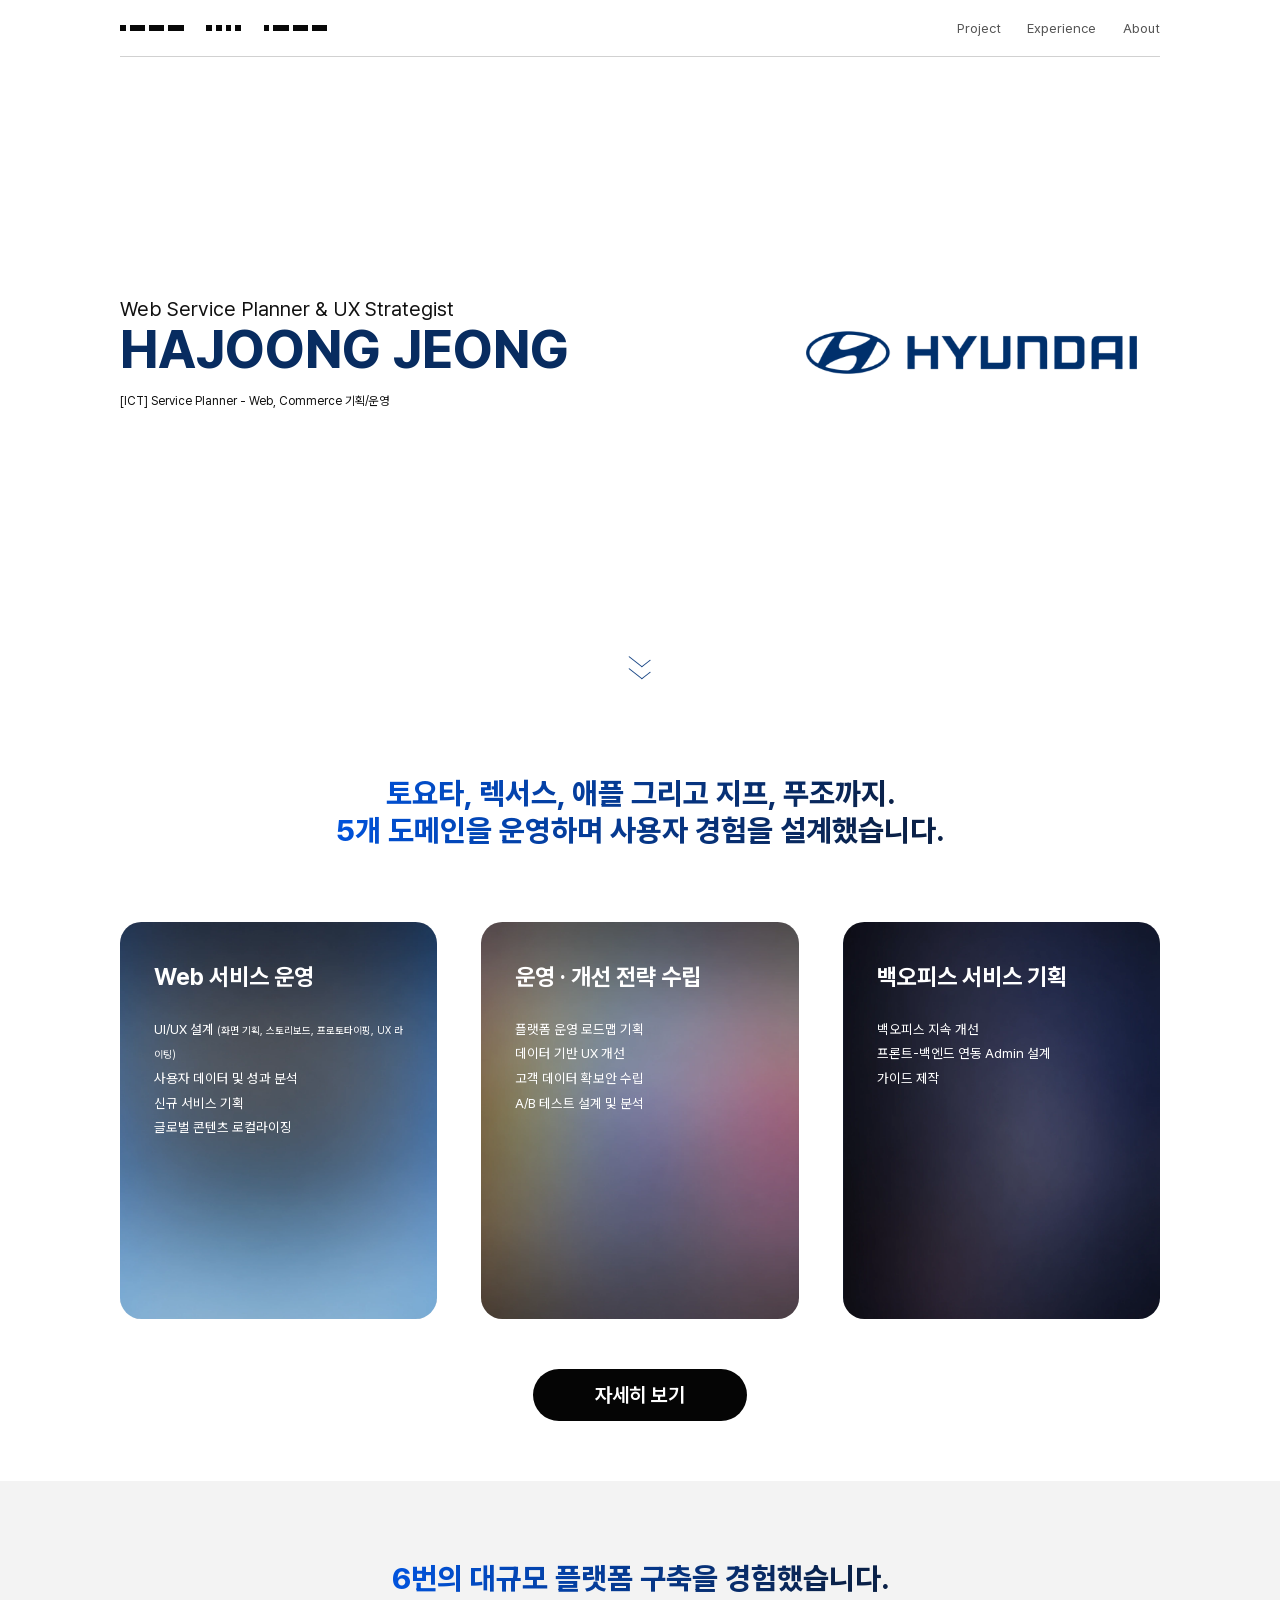
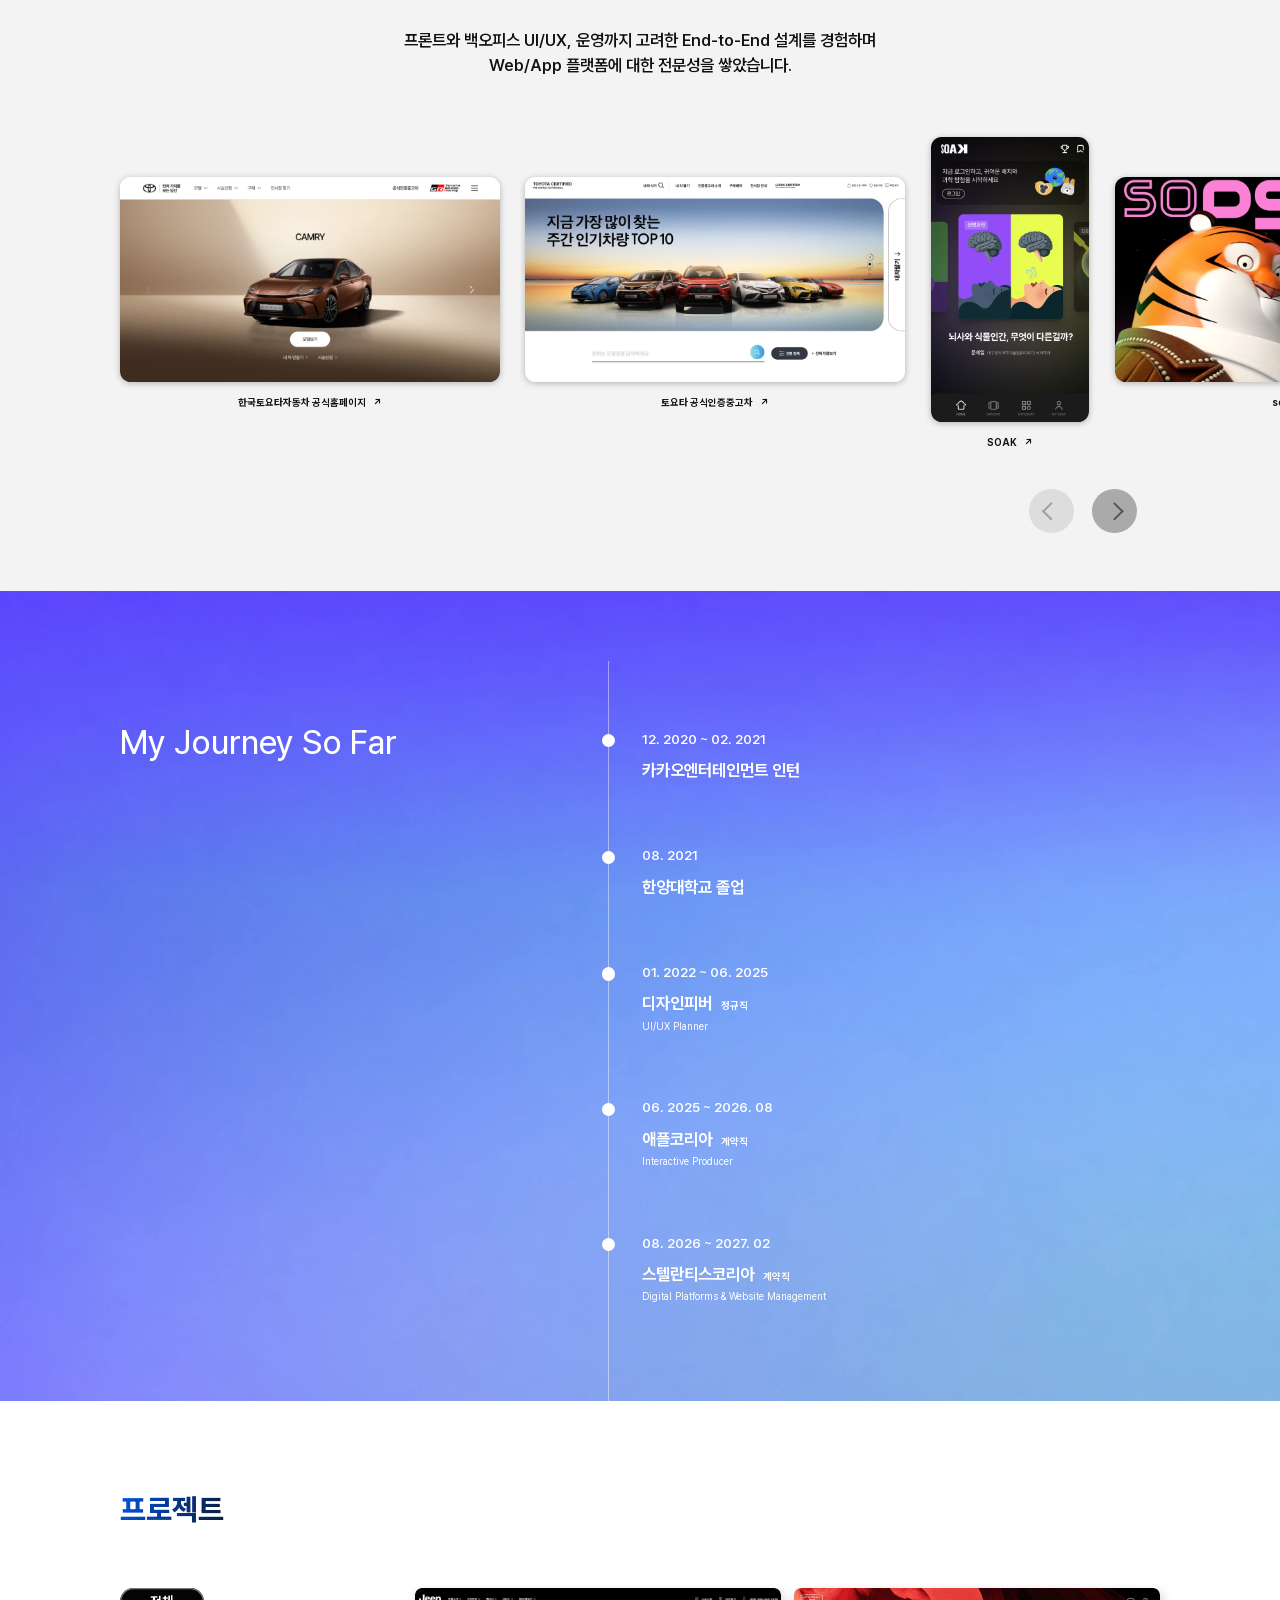
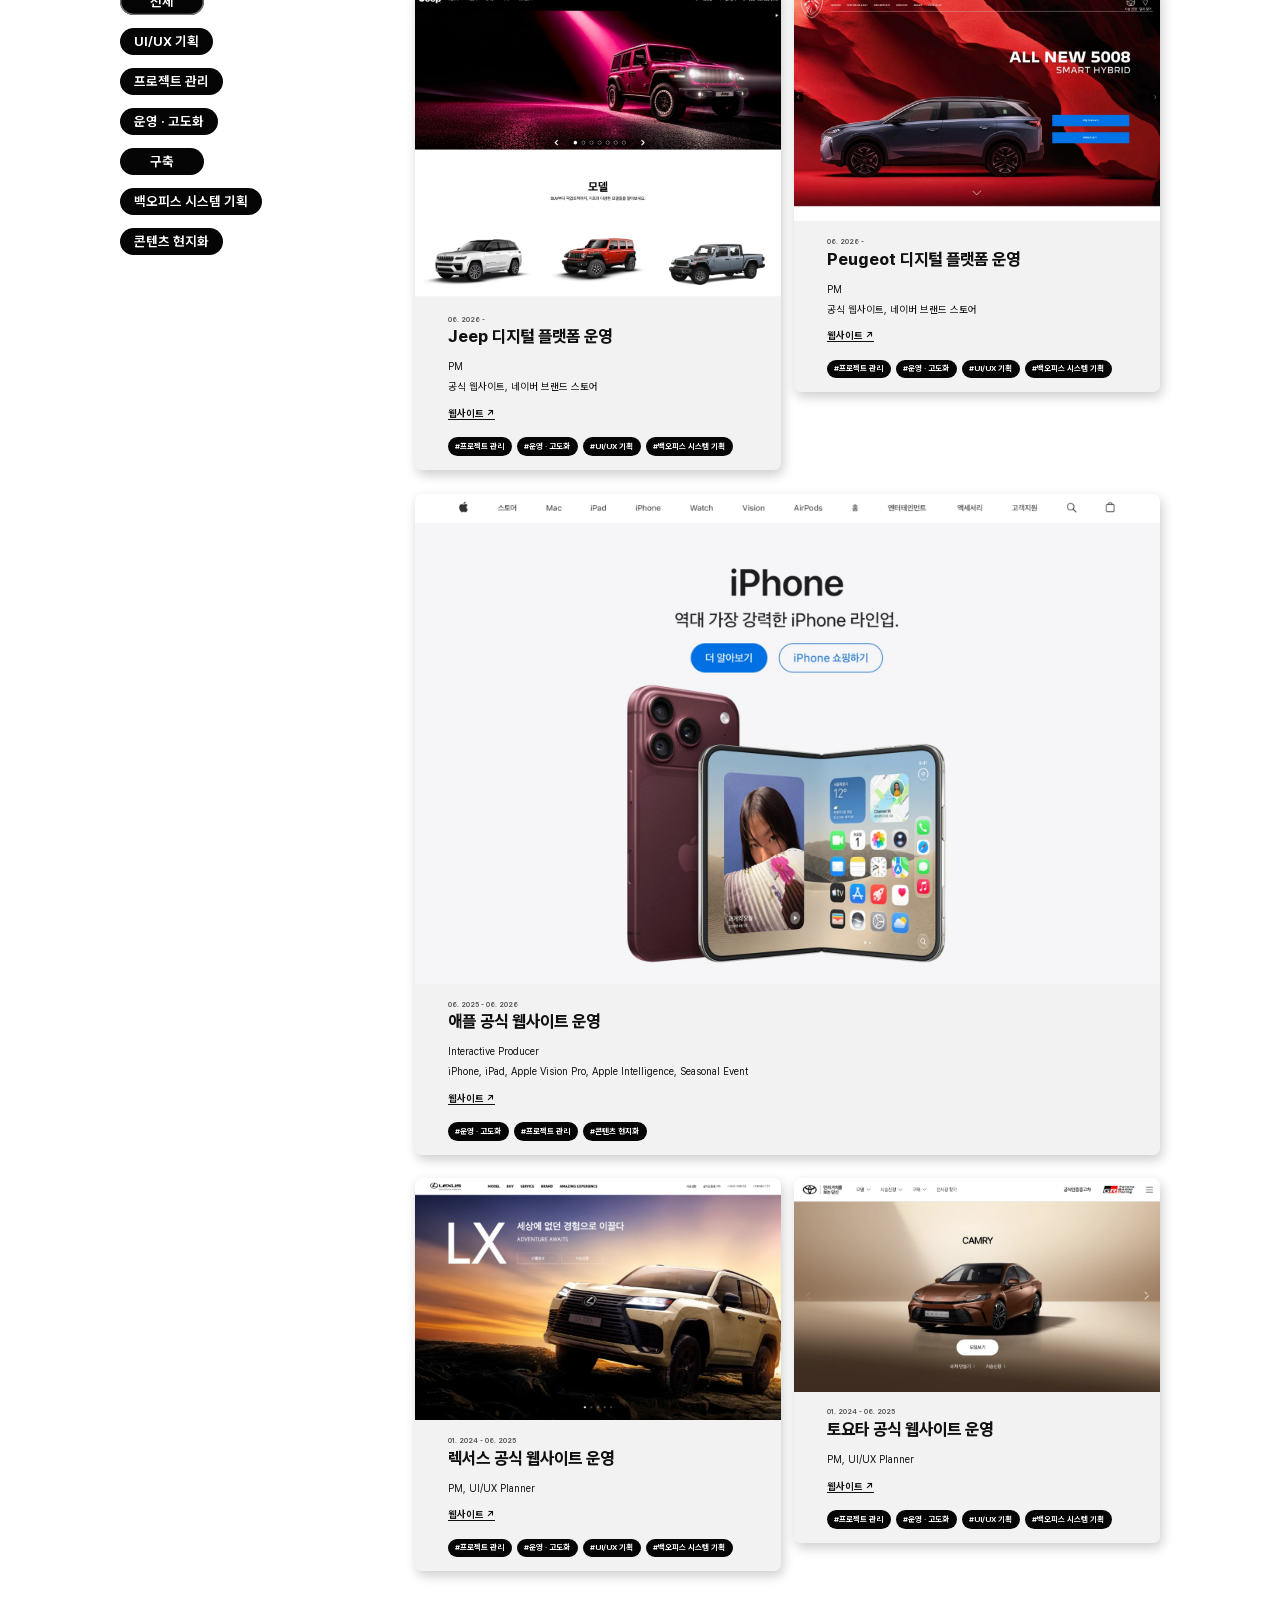
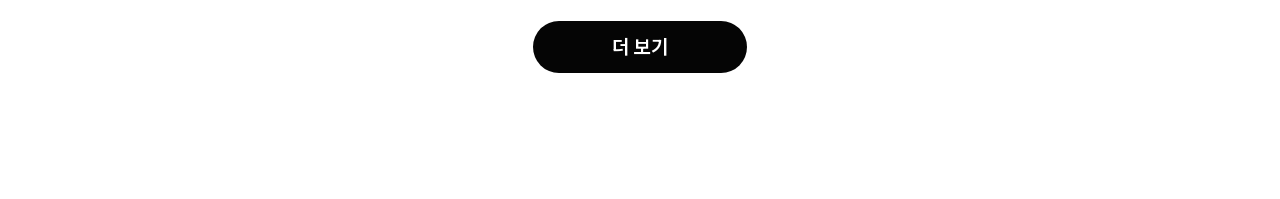
<file: index.html>
<!doctype html>
<html lang="ko">
<head>
  <meta charset="utf-8">
  <meta name="viewport" content="width=device-width, initial-scale=1">
  <meta name="description" content="HAJOONG JEONG · Web Service Planner & UX Strategist">
  <title>HAJOONG JEONG | Portfolio</title>
  <link rel="stylesheet" href="style.css">
  <script src="script.js" defer></script>
</head>
<body id="top">
  <header class="shell header">
    <a class="home" href="#top" aria-label="정하중 포트폴리오 홈">
      <span class="morse" aria-hidden="true"><i></i><i></i><i></i><i></i></span>
      <span class="morse" aria-hidden="true"><i></i><i></i><i></i><i></i></span>
      <span class="morse" aria-hidden="true"><i></i><i></i><i></i><i></i></span>
    </a>
    <nav aria-label="주 메뉴">
      <span>Project</span><span>Experience</span><a href="about.html" style="color: inherit; text-decoration: none">About</a>
    </nav>
  </header>

  <main>
    <section class="shell hero" aria-labelledby="name">
      <div class="hero-content">
        <div>
          <p class="role">Web Service Planner &amp; UX Strategist</p>
          <h1 id="name">HAJOONG JEONG</h1>
          <p class="position">[ICT] Service Planner - Web, Commerce 기획/운영</p>
        </div>
        <img class="target-logo" src="assets/hyundai.png" alt="HYUNDAI" width="958" height="126">
      </div>
      <div class="scroll-cue" aria-hidden="true"><i></i><i></i></div>
    </section>

    <section class="skills" aria-labelledby="skills-title">
      <h2 class="gradient-title" id="skills-title">토요타, 렉서스, 애플 그리고 지프, 푸조까지.<br>5개 도메인을 운영하며 사용자 경험을 설계했습니다.</h2>
      <div class="shell skill-track" aria-label="역량 카드" tabindex="0">
        <article class="skill service">
          <h3>Web 서비스 운영</h3>
          <ul>
            <li>UI/UX 설계 <small>(화면 기획, 스토리보드, 프로토타이핑, UX 라이팅)</small></li>
            <li>사용자 데이터 및 성과 분석</li>
            <li>신규 서비스 기획</li>
            <li>글로벌 콘텐츠 로컬라이징</li>
          </ul>
        </article>
        <article class="skill strategy">
          <h3>운영 · 개선 전략 수립</h3>
          <ul>
            <li>플랫폼 운영 로드맵 기획</li>
            <li>데이터 기반 UX 개선</li>
            <li>고객 데이터 확보안 수립</li>
            <li>A/B 테스트 설계 및 분석</li>
          </ul>
        </article>
        <article class="skill admin">
          <h3>백오피스 서비스 기획</h3>
          <ul>
            <li>백오피스 지속 개선</li>
            <li>프론트-백엔드 연동 Admin 설계</li>
            <li>가이드 제작</li>
          </ul>
        </article>
      </div>
      <button class="pill section-button" type="button" disabled>자세히 보기</button>
    </section>

    <section class="featured" aria-labelledby="featured-title">
      <h2 class="gradient-title" id="featured-title">6번의 대규모 플랫폼 구축을 경험했습니다.</h2>
      <p class="featured-copy">프론트와 백오피스 UI/UX, 운영까지 고려한 End-to-End 설계를 경험하며<br>Web/App 플랫폼에 대한 전문성을 쌓았습니다.</p>
      <div class="featured-track" id="featured-track" aria-label="대표 프로젝트 슬라이더" tabindex="0">
        <figure><img src="assets/toyota.webp" alt="토요타 공식 홈페이지"><figcaption>한국토요타자동차 공식홈페이지 <span aria-hidden="true">↗</span></figcaption></figure>
        <figure><img src="assets/toyota-certified.webp" alt="토요타 공식인증중고차"><figcaption>토요타 공식인증중고차 <span aria-hidden="true">↗</span></figcaption></figure>
        <figure class="portrait"><img src="assets/soak.webp" alt="SOAK 모바일 화면"><figcaption>SOAK <span aria-hidden="true">↗</span></figcaption></figure>
        <figure><img src="assets/sopsyety.webp" alt="soPSYety 웹사이트"><figcaption>soPSYety <span aria-hidden="true">↗</span></figcaption></figure>
        <figure><img src="assets/zigbang.webp" alt="직방 기업 사이트"><figcaption>직방 <span aria-hidden="true">↗</span></figcaption></figure>
        <figure><img src="assets/designfever.webp" alt="디자인피버 채용 사이트"><figcaption>디자인피버 채용 <span aria-hidden="true">↗</span></figcaption></figure>
      </div>
      <div class="shell slide-controls">
        <button id="previous" type="button" aria-controls="featured-track" aria-label="이전 프로젝트" disabled><i aria-hidden="true"></i></button>
        <button id="next" type="button" aria-controls="featured-track" aria-label="다음 프로젝트"><i aria-hidden="true"></i></button>
      </div>
    </section>

    <section class="journey" aria-labelledby="journey-title">
      <div class="shell journey-layout">
        <h2 id="journey-title">My Journey So Far</h2>
        <ol class="timeline">
          <li><p>12. 2020 ~ 02. 2021</p><h3>카카오엔터테인먼트 인턴</h3></li>
          <li><p>08. 2021</p><h3>한양대학교 졸업</h3></li>
          <li><p>01. 2022 ~ 06. 2025</p><h3>디자인피버 <small>정규직</small></h3><span>UI/UX Planner</span></li>
          <li><p>06. 2025 ~ 2026. 08</p><h3>애플코리아 <small>계약직</small></h3><span>Interactive Producer</span></li>
          <li><p>08. 2026 ~ 2027. 02</p><h3>스텔란티스코리아 <small>계약직</small></h3><span>Digital Platforms &amp; Website Management</span></li>
        </ol>
      </div>
    </section>

    <section class="shell projects" aria-labelledby="projects-title">
      <h2 class="gradient-title" id="projects-title">프로젝트</h2>
      <div class="project-layout">
        <div class="filters" id="filters" role="group" aria-label="프로젝트 카테고리"></div>
        <div id="project-list" class="project-list"></div>
      </div>
      <button class="pill section-button" id="more" type="button" aria-controls="project-list" aria-expanded="false">더 보기</button>
    </section>
  </main>
</body>
</html>
</file>
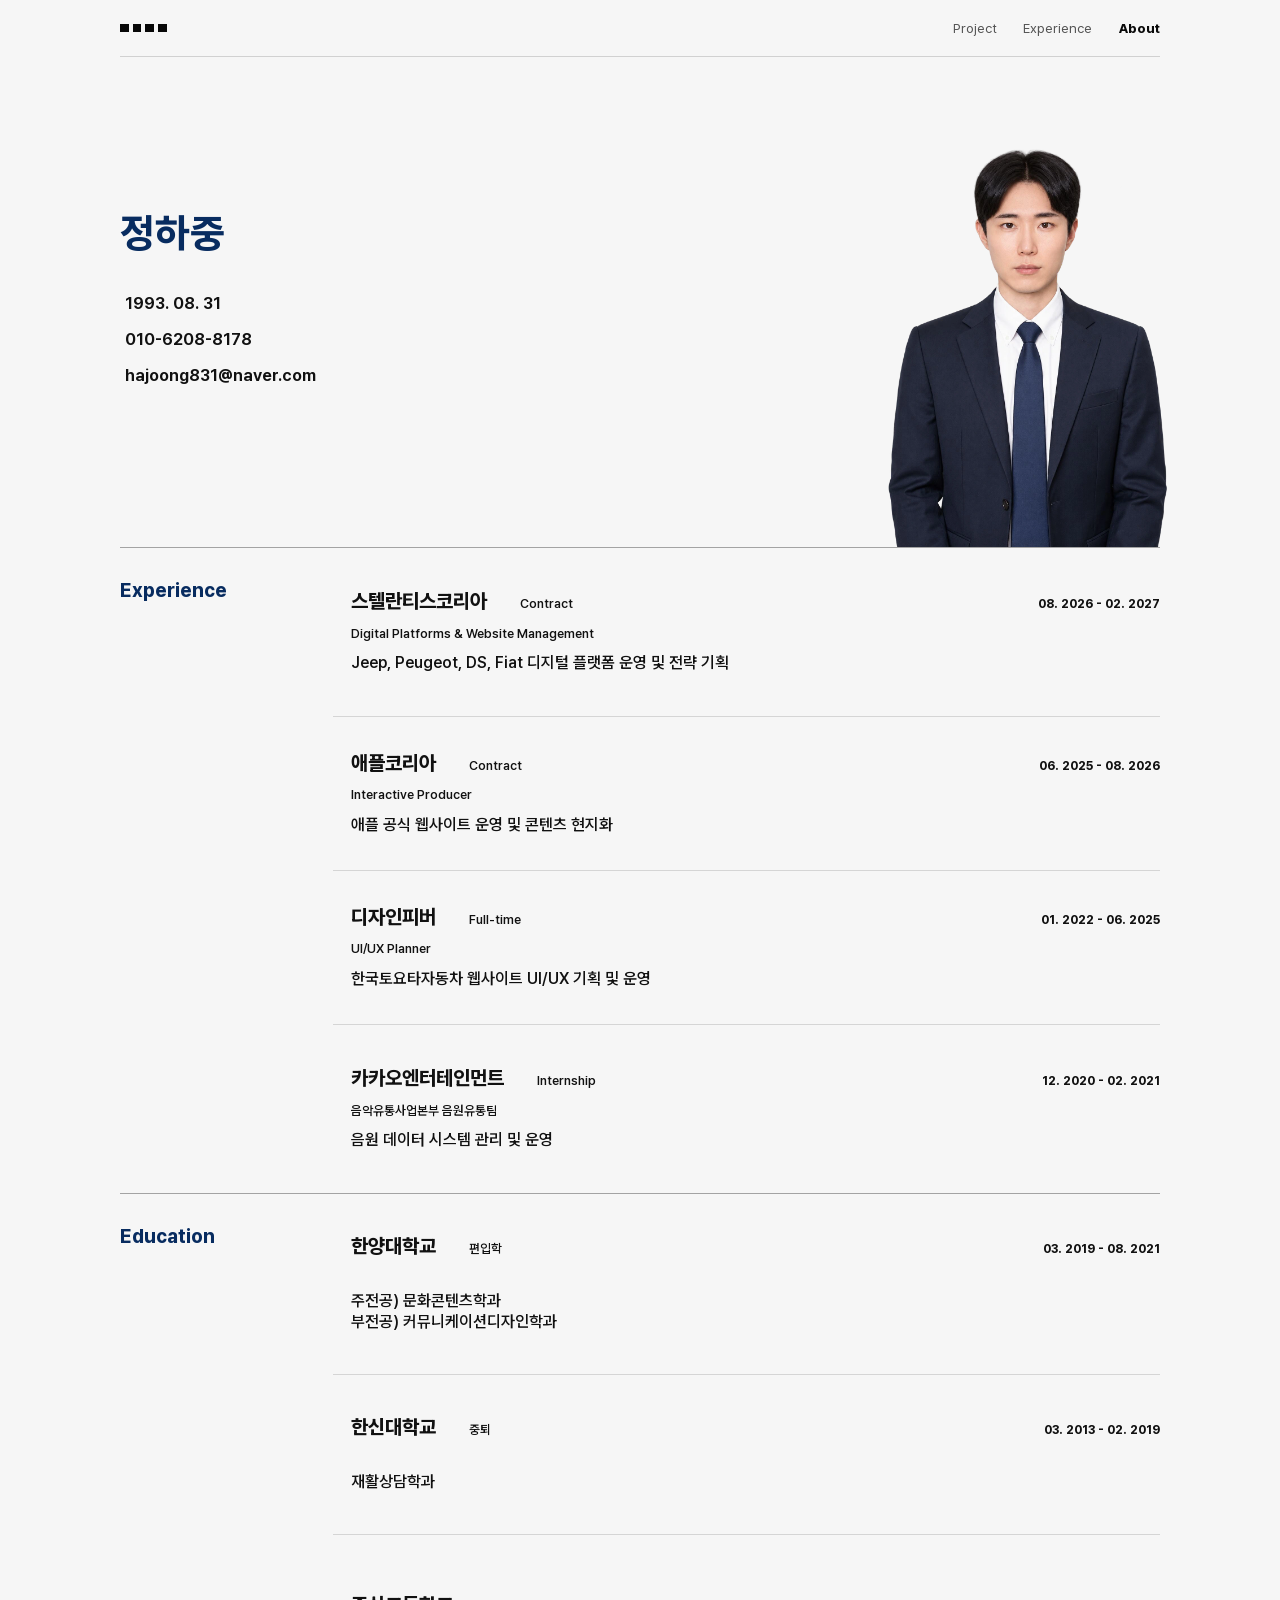
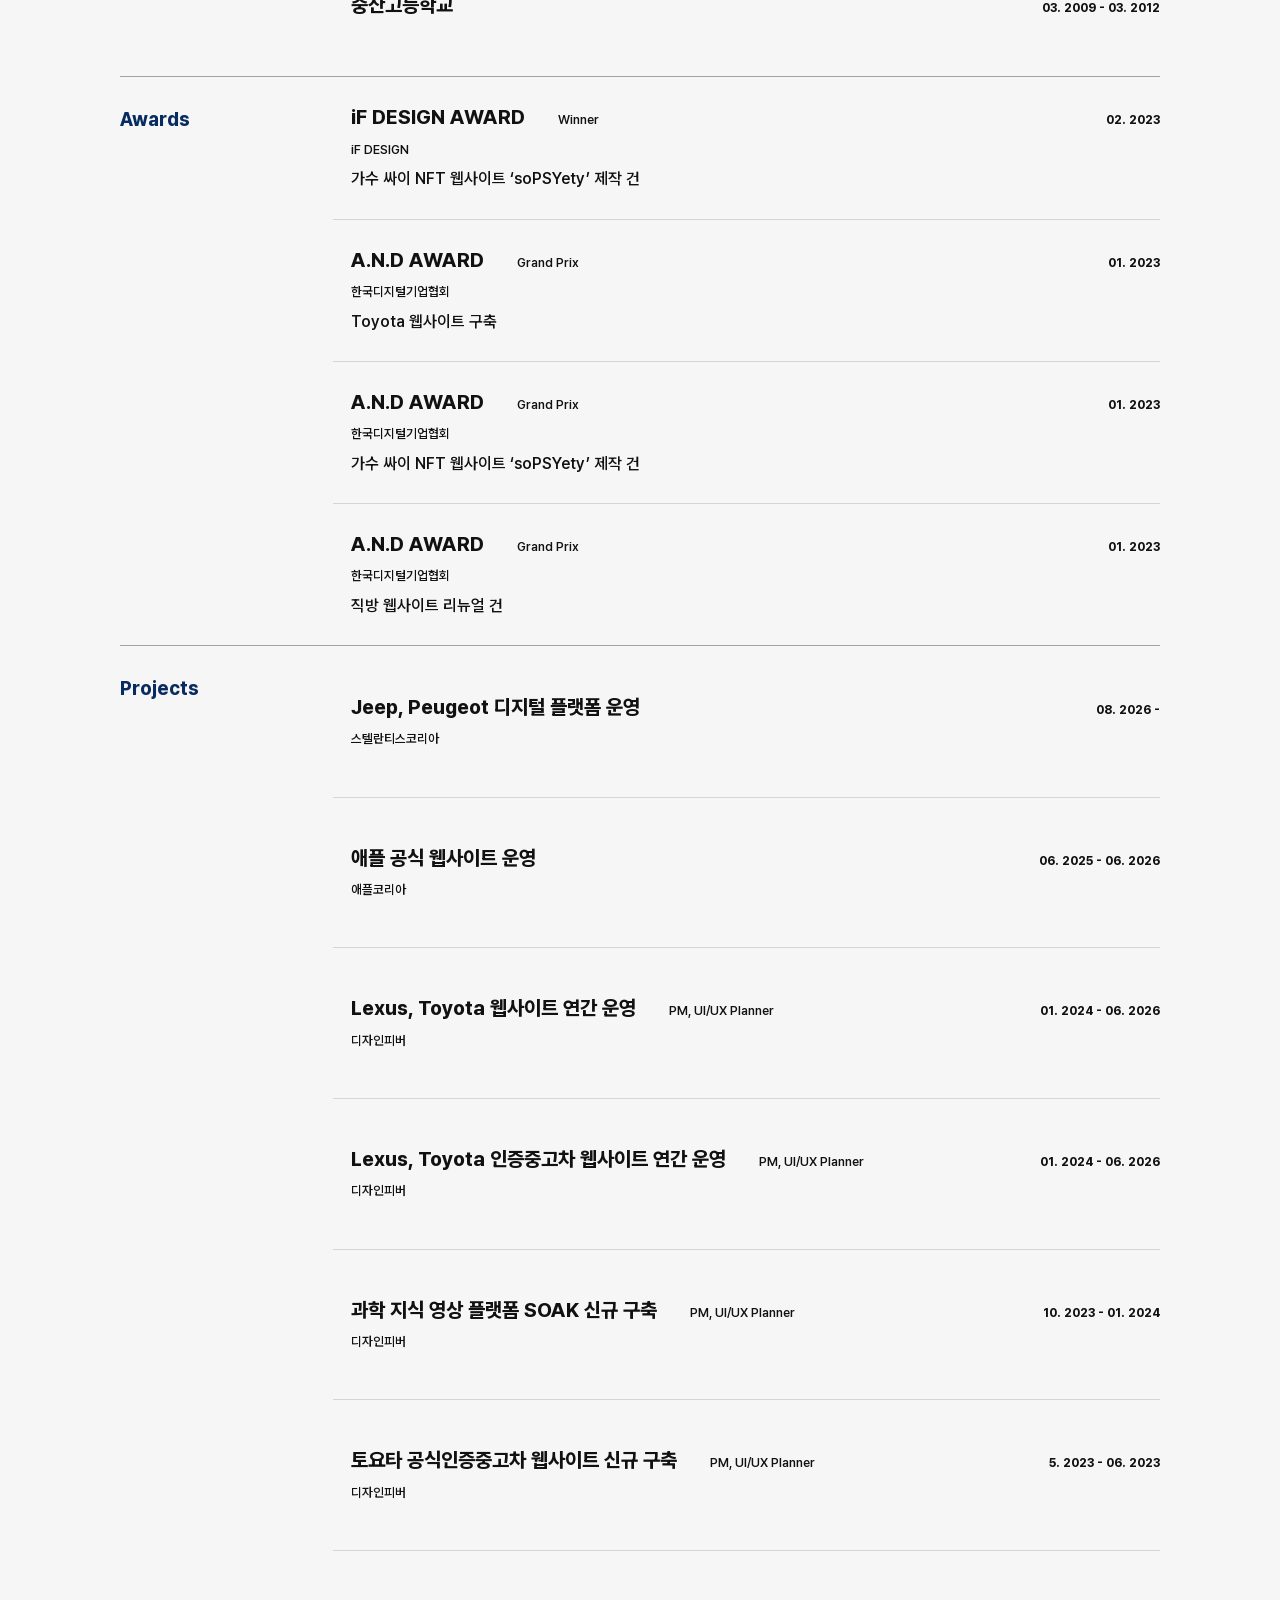
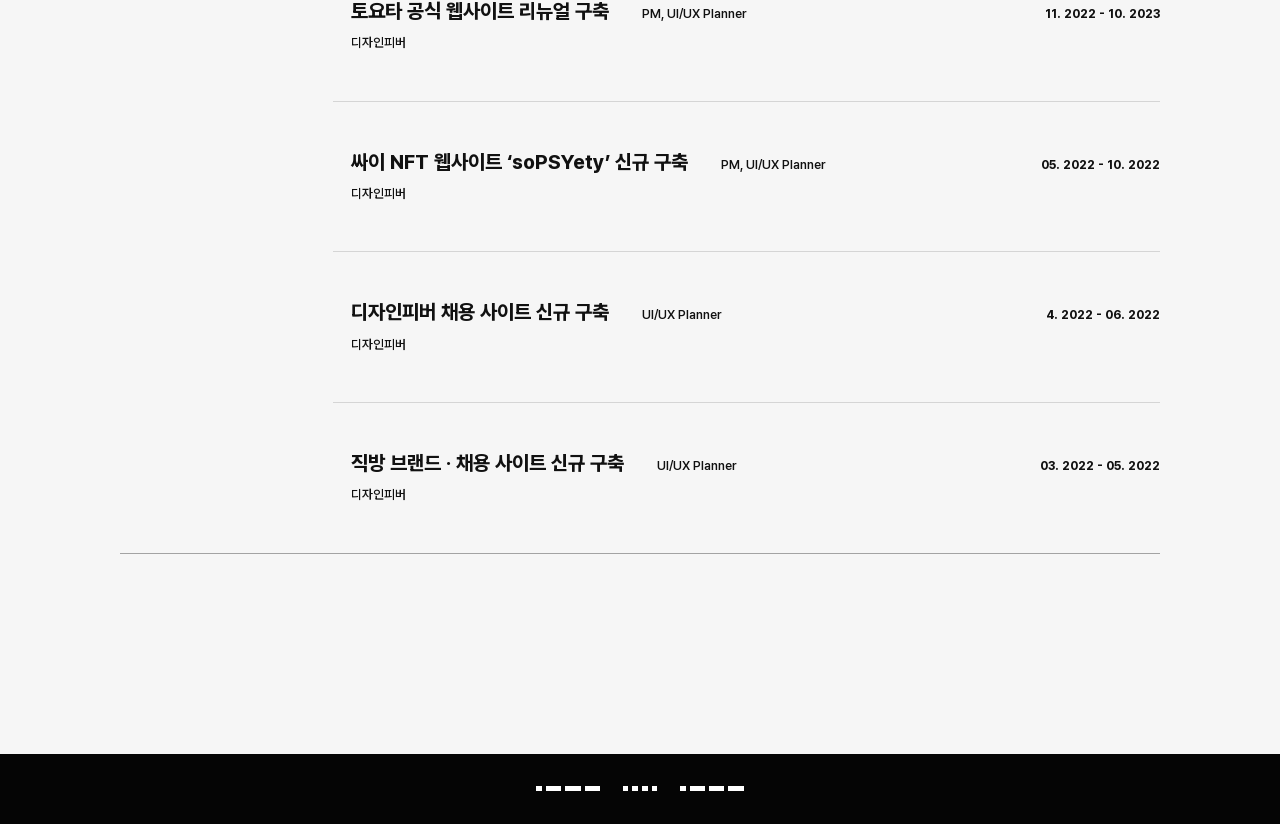
<file: about.html>
<!doctype html>
<html lang="ko">
<head>
  <meta charset="utf-8">
  <meta name="viewport" content="width=device-width, initial-scale=1">
  <title>About | HAJOONG JEONG</title>
  <link rel="stylesheet" href="style.css">
  <link rel="stylesheet" href="about.css">
</head>
<body class="about-page">
  <header class="shell header">
    <a class="home about-home" href="index.html#top" aria-label="정하중 포트폴리오 홈">
      <span class="morse" aria-hidden="true"><i></i><i></i><i></i><i></i></span>
    </a>
    <nav aria-label="주 메뉴">
      <span>Project</span><span>Experience</span><a href="about.html" aria-current="page">About</a>
    </nav>
  </header>
  <main class="shell about-main">
    <section class="about-profile" aria-labelledby="about-name">
      <div class="about-contact">
        <h1 id="about-name">정하중</h1>
        <ul>
          <li>1993. 08. 31</li>
          <li><a href="tel:+821062088178">010-6208-8178</a></li>
          <li><a href="mailto:hajoong831@naver.com">hajoong831@naver.com</a></li>
        </ul>
      </div>
      <img src="assets/about-portrait.webp" width="1024" height="1536" alt="정하중 프로필 사진">
    </section>
    <section class="resume-section resume-experience" aria-labelledby="resume-experience">
      <h2 id="resume-experience">Experience</h2>
      <ul class="resume-list">
        <li class="resume-entry">
          <div class="resume-entry-heading">
            <h3>스텔란티스코리아</h3>
            <span class="resume-label">Contract</span>
          </div>
          <p class="resume-date">08. 2026 - 02. 2027</p>
          <p class="resume-role">Digital Platforms &amp; Website Management</p>
          <p class="resume-description">Jeep, Peugeot, DS, Fiat 디지털 플랫폼 운영 및 전략 기획</p>
        </li>
        <li class="resume-entry">
          <div class="resume-entry-heading">
            <h3>애플코리아</h3>
            <span class="resume-label">Contract</span>
          </div>
          <p class="resume-date">06. 2025 - 08. 2026</p>
          <p class="resume-role">Interactive Producer</p>
          <p class="resume-description">애플 공식 웹사이트 운영 및 콘텐츠 현지화</p>
        </li>
        <li class="resume-entry">
          <div class="resume-entry-heading">
            <h3>디자인피버</h3>
            <span class="resume-label">Full-time</span>
          </div>
          <p class="resume-date">01. 2022 - 06. 2025</p>
          <p class="resume-role">UI/UX Planner</p>
          <p class="resume-description">한국토요타자동차 웹사이트 UI/UX 기획 및 운영</p>
        </li>
        <li class="resume-entry">
          <div class="resume-entry-heading">
            <h3>카카오엔터테인먼트</h3>
            <span class="resume-label">Internship</span>
          </div>
          <p class="resume-date">12. 2020 - 02. 2021</p>
          <p class="resume-role">음악유통사업본부 음원유통팀</p>
          <p class="resume-description">음원 데이터 시스템 관리 및 운영</p>
        </li>
      </ul>
    </section>
    <section class="resume-section resume-education" aria-labelledby="resume-education">
      <h2 id="resume-education">Education</h2>
      <ul class="resume-list">
        <li class="resume-entry">
          <div class="resume-entry-heading">
            <h3>한양대학교</h3>
            <span class="resume-label">편입학</span>
          </div>
          <p class="resume-date">03. 2019 - 08. 2021</p>
          <p class="resume-description">주전공) 문화콘텐츠학과<br>부전공) 커뮤니케이션디자인학과</p>
        </li>
        <li class="resume-entry">
          <div class="resume-entry-heading">
            <h3>한신대학교</h3>
            <span class="resume-label">중퇴</span>
          </div>
          <p class="resume-date">03. 2013 - 02. 2019</p>
          <p class="resume-description">재활상담학과</p>
        </li>
        <li class="resume-entry">
          <div class="resume-entry-heading">
            <h3>중산고등학교</h3>
          </div>
          <p class="resume-date">03. 2009 - 03. 2012</p>
        </li>
      </ul>
    </section>
    <section class="resume-section resume-awards" aria-labelledby="resume-awards">
      <h2 id="resume-awards">Awards</h2>
      <ul class="resume-list">
        <li class="resume-entry">
          <div class="resume-entry-heading">
            <h3>iF DESIGN AWARD</h3>
            <span class="resume-label">Winner</span>
          </div>
          <p class="resume-date">02. 2023</p>
          <p class="resume-role">iF DESIGN</p>
          <p class="resume-description">가수 싸이 NFT 웹사이트 ‘soPSYety’ 제작 건</p>
        </li>
        <li class="resume-entry">
          <div class="resume-entry-heading">
            <h3>A.N.D AWARD</h3>
            <span class="resume-label">Grand Prix</span>
          </div>
          <p class="resume-date">01. 2023</p>
          <p class="resume-role">한국디지털기업협회</p>
          <p class="resume-description">Toyota 웹사이트 구축</p>
        </li>
        <li class="resume-entry">
          <div class="resume-entry-heading">
            <h3>A.N.D AWARD</h3>
            <span class="resume-label">Grand Prix</span>
          </div>
          <p class="resume-date">01. 2023</p>
          <p class="resume-role">한국디지털기업협회</p>
          <p class="resume-description">가수 싸이 NFT 웹사이트 ‘soPSYety’ 제작 건</p>
        </li>
        <li class="resume-entry">
          <div class="resume-entry-heading">
            <h3>A.N.D AWARD</h3>
            <span class="resume-label">Grand Prix</span>
          </div>
          <p class="resume-date">01. 2023</p>
          <p class="resume-role">한국디지털기업협회</p>
          <p class="resume-description">직방 웹사이트 리뉴얼 건</p>
        </li>
      </ul>
    </section>
    <section class="resume-section resume-projects" aria-labelledby="resume-projects">
      <h2 id="resume-projects">Projects</h2>
      <ul class="resume-list">
        <li class="resume-entry">
          <div class="resume-entry-heading">
            <h3>Jeep, Peugeot 디지털 플랫폼 운영</h3>
          </div>
          <p class="resume-date">08. 2026 -</p>
          <p class="resume-role">스텔란티스코리아</p>
        </li>
        <li class="resume-entry">
          <div class="resume-entry-heading">
            <h3>애플 공식 웹사이트 운영</h3>
          </div>
          <p class="resume-date">06. 2025 - 06. 2026</p>
          <p class="resume-role">애플코리아</p>
        </li>
        <li class="resume-entry">
          <div class="resume-entry-heading">
            <h3>Lexus, Toyota 웹사이트 연간 운영</h3>
            <span class="resume-label">PM, UI/UX Planner</span>
          </div>
          <p class="resume-date">01. 2024 - 06. 2026</p>
          <p class="resume-role">디자인피버</p>
        </li>
        <li class="resume-entry">
          <div class="resume-entry-heading">
            <h3>Lexus, Toyota 인증중고차 웹사이트 연간 운영</h3>
            <span class="resume-label">PM, UI/UX Planner</span>
          </div>
          <p class="resume-date">01. 2024 - 06. 2026</p>
          <p class="resume-role">디자인피버</p>
        </li>
        <li class="resume-entry">
          <div class="resume-entry-heading">
            <h3>과학 지식 영상 플랫폼 SOAK 신규 구축</h3>
            <span class="resume-label">PM, UI/UX Planner</span>
          </div>
          <p class="resume-date">10. 2023 - 01. 2024</p>
          <p class="resume-role">디자인피버</p>
        </li>
        <li class="resume-entry">
          <div class="resume-entry-heading">
            <h3>토요타 공식인증중고차 웹사이트 신규 구축</h3>
            <span class="resume-label">PM, UI/UX Planner</span>
          </div>
          <p class="resume-date">5. 2023 - 06. 2023</p>
          <p class="resume-role">디자인피버</p>
        </li>
        <li class="resume-entry">
          <div class="resume-entry-heading">
            <h3>토요타 공식 웹사이트 리뉴얼 구축</h3>
            <span class="resume-label">PM, UI/UX Planner</span>
          </div>
          <p class="resume-date">11. 2022 - 10. 2023</p>
          <p class="resume-role">디자인피버</p>
        </li>
        <li class="resume-entry">
          <div class="resume-entry-heading">
            <h3>싸이 NFT 웹사이트 ‘soPSYety’ 신규 구축</h3>
            <span class="resume-label">PM, UI/UX Planner</span>
          </div>
          <p class="resume-date">05. 2022 - 10. 2022</p>
          <p class="resume-role">디자인피버</p>
        </li>
        <li class="resume-entry">
          <div class="resume-entry-heading">
            <h3>디자인피버 채용 사이트 신규 구축</h3>
            <span class="resume-label">UI/UX Planner</span>
          </div>
          <p class="resume-date">4. 2022 - 06. 2022</p>
          <p class="resume-role">디자인피버</p>
        </li>
        <li class="resume-entry">
          <div class="resume-entry-heading">
            <h3>직방 브랜드 · 채용 사이트 신규 구축</h3>
            <span class="resume-label">UI/UX Planner</span>
          </div>
          <p class="resume-date">03. 2022 - 05. 2022</p>
          <p class="resume-role">디자인피버</p>
        </li>
      </ul>
    </section>
  </main>
  <footer class="about-footer">
    <a class="home" href="index.html#top" aria-label="정하중 포트폴리오 홈">
      <span class="morse" aria-hidden="true"><i></i><i></i><i></i><i></i></span>
      <span class="morse" aria-hidden="true"><i></i><i></i><i></i><i></i></span>
      <span class="morse" aria-hidden="true"><i></i><i></i><i></i><i></i></span>
    </a>
  </footer>
</body>
</html>
</file>
<file: style.css>
@font-face {
  font-family: Pretendard;
  src: url("assets/PretendardVariable.woff2") format("woff2");
  font-weight: 45 920;
  font-display: swap;
}

:root {
  font-family: Pretendard, "Apple SD Gothic Neo", "Malgun Gothic", sans-serif;
  font-size: min(calc(100vw / 1920), 1px);
  color: #111;
  background: #fff;
  scroll-behavior: smooth;
}

*, *::before, *::after { box-sizing: border-box; }
body, h1, h2, h3, p, figure, ol, ul { margin: 0; }
body { font-size: 20rem; }
img { display: block; max-width: 100%; }
button { font: inherit; }
button:not(:disabled) { cursor: pointer; }
[hidden] { display: none !important; }
:focus-visible { outline: 2px solid #1765ca; outline-offset: 4px; }

.shell { width: min(1560rem, calc(100% - 48px)); margin-inline: auto; }
.header {
  height: 85rem;
  display: flex;
  align-items: center;
  justify-content: space-between;
  border-bottom: 1px solid #d1d1d1;
}
.home { display: inline-flex; align-items: center; gap: 34rem; padding-block: 10rem; }
.morse { display: flex; gap: 6rem; }
.morse i { width: 8.5rem; height: 8.5rem; background: #080808; }
.morse:is(:first-child, :last-child) i:not(:first-child) { width: 23rem; }
.header nav { display: flex; gap: 40rem; color: #545454; font-size: 20rem; }

.hero { position: relative; height: 1065rem; }
.hero-content {
  padding-top: 361rem;
  display: flex;
  align-items: center;
  justify-content: space-between;
}
.role { font-size: 30rem; }
.hero h1 { font-size: 80rem; line-height: 1.08; color: #082c60; font-weight: 750; }
.position { margin-top: 22rem; font-size: 18rem; }
.target-logo { width: 497rem; height: auto; margin-right: 34rem; }
.scroll-cue {
  position: absolute;
  left: 50%;
  bottom: 136rem;
  width: 35rem;
  display: grid;
  gap: 2rem;
  justify-items: center;
  color: #174585;
  translate: -50% 0;
  animation: float 2.5s ease-in-out infinite;
}
.scroll-cue i {
  width: 25rem;
  height: 16rem;
  border-bottom: 2rem solid;
  border-right: 2rem solid;
  transform: rotate(38deg) skewX(-14deg);
}
@keyframes float { 50% { translate: -50% -10rem; } }

.skills { text-align: center; padding: 13rem 0 90rem; }
.gradient-title {
  display: inline-block;
  color: #0045bc;
  background: linear-gradient(105deg, #0054df, #0a2148 90%);
  background-clip: text;
  -webkit-text-fill-color: transparent;
  font-size: 45rem;
  line-height: 1.23;
  font-weight: 750;
}
.skill-track {
  display: flex;
  gap: 66rem;
  margin-top: 110rem;
  text-align: left;
}
.skill {
  flex: 1 1 0;
  min-width: 0;
  aspect-ratio: 4 / 5;
  padding: 61rem 51rem;
  border-radius: 32rem;
  color: white;
  background: #17263d center / cover no-repeat;
}
.service { background-image: url("assets/service.webp"); }
.strategy { background-image: url("assets/strategy.webp"); }
.admin { background-image: url("assets/admin.webp"); }
.skill h3 { font-size: 35rem; line-height: 1.24; }
.skill ul { padding: 0; list-style: none; margin-top: 37rem; font-size: 20rem; line-height: 1.85; }
.skill small { font-size: .75em; }

.pill {
  border: 0;
  border-radius: 999px;
  background: #050505;
  color: white;
  line-height: 1.25;
  font-weight: 650;
}
.section-button {
  display: block;
  min-width: 320rem;
  min-height: 78rem;
  padding: 15rem 38rem;
  margin: 75rem auto 0;
  font-size: 30rem;
}

.featured { overflow: hidden; background: #f3f3f3; text-align: center; padding: 118rem 0 86rem; }
.featured-copy { margin-top: 47rem; font-size: 25rem; line-height: 1.5; font-weight: 550; }
.featured-track {
  --gutter: max(24px, calc((100% - 1560rem) / 2));
  display: flex;
  align-items: center;
  gap: 38rem;
  overflow-x: auto;
  scrollbar-width: none;
  scroll-padding-inline: var(--gutter);
  scroll-snap-type: x mandatory;
  padding: 8rem var(--gutter) 15rem;
  margin-top: 80rem;
}
.featured-track::-webkit-scrollbar, .skill-track::-webkit-scrollbar, .filters::-webkit-scrollbar { display: none; }
.featured figure { flex: 0 0 570rem; scroll-snap-align: start; }
.featured figure.portrait { flex-basis: 238rem; }
.featured figure img {
  width: 100%;
  aspect-ratio: 570 / 307;
  object-fit: cover;
  border-radius: 16rem;
  box-shadow: 0 2rem 9rem #0004;
}
.featured figure.portrait img { aspect-ratio: 238 / 428; }
.featured figcaption { font-size: 15rem; padding-top: 21rem; font-weight: 650; }
.featured figcaption span { padding-left: 8rem; }
.slide-controls { display: flex; justify-content: flex-end; gap: 27rem; margin-top: 46rem; padding-right: 35rem; }
.slide-controls button {
  display: grid;
  place-items: center;
  background: #aaa;
  border: 0;
  border-radius: 50%;
  width: 67rem;
  height: 67rem;
  color: #555;
}
.slide-controls button:disabled { background: #ddd; color: #9e9e9e; }
.slide-controls i { width: 19rem; height: 19rem; border: solid currentColor; border-width: 0 4rem 4rem 0; rotate: -45deg; }
.slide-controls button:first-child i { rotate: 135deg; }

.journey {
  background: #736df1 url("assets/journey.webp") center / cover no-repeat;
  color: #fff;
}
.journey-layout {
  display: grid;
  grid-template-columns: 732rem 1fr;
  min-height: 1215rem;
  padding-top: 105rem;
}
.journey h2 { padding-top: 92rem; font-weight: 450; font-size: 50rem; }
.timeline {
  border-left: 1px solid #ffffff70;
  padding: 105rem 0 120rem 50rem;
  list-style: none;
}
.timeline li { position: relative; margin-bottom: 101rem; }
.timeline li:last-child { margin-bottom: 0; }
.timeline li::before {
  content: "";
  position: absolute;
  top: 5rem;
  left: -61rem;
  width: 20rem;
  height: 20rem;
  border-radius: 50%;
  background: #fff;
}
.timeline p { font-size: 20rem; font-weight: 550; }
.timeline h3 { margin-top: 20rem; font-size: 25rem; font-weight: 650; }
.timeline small, .timeline span { font-size: 15rem; }
.timeline small { margin-left: 7rem; }
.timeline span { display: block; margin-top: 10rem; }

.projects { padding-block: 135rem 188rem; }
.project-layout { display: grid; grid-template-columns: 443rem minmax(0, 1fr); margin-top: 91rem; }
.filters { display: flex; flex-direction: column; align-items: flex-start; gap: 19rem; }
.filters .pill { padding: 8rem 21rem; min-width: 126rem; min-height: 40rem; font-size: 20rem; }
.filters .pill[aria-pressed="true"] { box-shadow: inset 0 0 0 2rem #777; }
.project-list, .project-column { display: grid; align-content: start; gap: 35rem; }
.project-pair, .project-list.filtered {
  display: grid;
  grid-template-columns: repeat(2, minmax(0, 1fr));
  align-items: start;
  gap: 20rem;
}
.project-card {
  overflow: hidden;
  background: #f2f2f2;
  border-radius: 10rem;
  box-shadow: 3rem 7rem 18rem #0003;
}
.project-image { width: 100%; height: auto; aspect-ratio: var(--image-ratio, auto); object-fit: cover; }
.project-peugeot { --image-ratio: 1098 / 700; }
.project-toyota, .project-toyota-certified { --image-ratio: 549 / 320; }
.project-copy { padding: 25rem 49rem 21rem; }
.project-date { color: #5c5c5c; font-size: 10rem; font-weight: 680; }
.project-copy h3 { margin-top: 4rem; font-size: 25rem; line-height: 1.24; font-weight: 740; }
.project-role, .project-description, .project-copy a { font-size: 15rem; }
.project-role { margin-top: 20rem; }
.project-description { margin-top: 12rem; }
.project-copy a { display: inline-block; margin-top: 22rem; color: inherit; text-underline-offset: .18em; font-weight: 650; }
.tags { display: flex; flex-wrap: wrap; gap: 8rem; list-style: none; padding: 0; margin-top: 26rem; }
.tags li { background: #050505; color: white; border-radius: 999px; padding: 7rem 11rem; font-size: 12rem; line-height: 1.2; font-weight: 650; }

@media (max-width: 760px) {
  :root { font-size: 1px; }
  .shell { width: calc(100% - 40px); }
  .header { height: 59rem; gap: 12rem; }
  .home { gap: 10rem; }
  .morse { gap: 2rem; }
  .morse i { width: 3rem; height: 3rem; }
  .morse:is(:first-child, :last-child) i:not(:first-child) { width: 8rem; }
  .header nav { font-size: 12rem; gap: clamp(8px, 3vw, 16px); }
  .hero { height: 535rem; }
  .hero-content { padding-top: 140rem; flex-direction: column; align-items: flex-start; gap: 31rem; }
  .role { font-size: 16rem; }
  .hero h1 { font-size: clamp(31px, 9vw, 55px); margin-top: 5rem; }
  .position { font-size: 12rem; margin-top: 11rem; }
  .target-logo { width: 158rem; margin: 0; }
  .scroll-cue { bottom: 75rem; width: 21rem; }
  .scroll-cue i { width: 14rem; height: 9rem; border-width: 1rem; }
  .skills { padding: 3rem 0 56rem; }
  .gradient-title { font-size: clamp(18px, 5.1vw, 30px); }
  .skills h2, .featured h2 { margin-inline: 14rem; }
  .skill-track {
    width: 100%;
    gap: 14rem;
    margin-top: 30rem;
    padding-inline: 20rem;
    overflow-x: auto;
    scrollbar-width: none;
    scroll-snap-type: x mandatory;
    scroll-padding-inline: 20rem;
  }
  .skill { flex: 0 0 min(300px, 78vw); padding: 29rem 22rem; border-radius: 19rem; scroll-snap-align: start; }
  .skill h3 { font-size: 22rem; }
  .skill ul { font-size: 13rem; margin-top: 19rem; }
  .section-button { min-width: 143rem; min-height: 40rem; padding: 9rem 23rem; margin-top: 28rem; font-size: 15rem; }
  .featured { padding: 48rem 0 37rem; }
  .featured-copy { margin: 16rem 16rem 0; font-size: 12rem; }
  .featured-track { --gutter: 20rem; gap: 13rem; margin-top: 23rem; padding-bottom: 7rem; }
  .featured figure { flex-basis: min(72vw, 390px); }
  .featured figure.portrait { flex-basis: min(29vw, 164px); }
  .featured figure img { border-radius: 9rem; }
  .featured figcaption { padding-top: 9rem; font-size: 11rem; }
  .slide-controls { margin-top: 17rem; gap: 10rem; padding-right: 0; }
  .slide-controls button { width: 35rem; height: 35rem; }
  .slide-controls i { width: 9rem; height: 9rem; border-width: 0 2rem 2rem 0; }
  .journey-layout { display: block; min-height: 0; padding-top: 45rem; }
  .journey h2 { font-size: 27rem; padding-top: 0; margin-bottom: 24rem; }
  .timeline { margin-left: 7rem; padding: 10rem 0 44rem 22rem; }
  .timeline li { margin-bottom: 31rem; }
  .timeline li::before { width: 10rem; height: 10rem; left: -27rem; top: 3rem; }
  .timeline p { font-size: 12rem; }
  .timeline h3 { font-size: 16rem; margin-top: 7rem; }
  .timeline small, .timeline span { font-size: 11rem; }
  .timeline span { margin-top: 4rem; }
  .projects { padding-block: 52rem 70rem; }
  .project-layout { display: block; margin-top: 20rem; }
  .filters {
    flex-direction: row;
    gap: 7rem;
    overflow-x: auto;
    scrollbar-width: none;
    padding: 3rem 3rem 7rem;
    margin: -3rem -3rem 15rem;
  }
  .filters .pill { min-height: 33rem; flex: 0 0 auto; min-width: 0; padding: 7rem 12rem; font-size: 12rem; }
  .filters .pill[aria-pressed="true"] { box-shadow: inset 0 0 0 2px #777; }
  .project-list, .project-list.filtered { grid-template-columns: 1fr; gap: 15rem; }
  .project-pair, .project-wide, .project-column { display: contents; }
  .project-columns { display: grid; grid-template-columns: 1fr; gap: 15rem; }
  .project-columns .project-sopsyety { order: 1; }
  .project-columns .project-soak { order: 2; }
  .project-columns .project-designfever { order: 3; }
  .project-columns .project-zigbang { order: 4; }
  .project-card { border-radius: 8rem; box-shadow: 1rem 3rem 9rem #0002; }
  .project-copy { padding: 16rem 18rem; }
  .project-date { font-size: 10rem; }
  .project-copy h3 { font-size: 18rem; }
  .project-role, .project-description, .project-copy a { font-size: 12rem; }
  .project-role, .project-copy a { margin-top: 11rem; }
  .project-description { margin-top: 5rem; }
  .tags { margin-top: 13rem; gap: 5rem; }
  .tags li { font-size: 10rem; padding: 5rem 7rem; }
}

@media (prefers-reduced-motion: reduce) {
  :root { scroll-behavior: auto; }
  .scroll-cue { animation: none; }
}

.has-project-details {
  position: relative;
}

@media (hover: hover) and (pointer: fine) and (prefers-reduced-motion: no-preference) {
  .has-project-details {
    transition: transform 180ms ease-out, box-shadow 180ms ease-out;
  }

  .has-project-details:hover {
    transform: scale(1.018);
    box-shadow: 0 7rem 23rem #0004;
  }
}

.project-detail-trigger {
  position: absolute;
  inset: 0;
  z-index: 1;
  width: 100%;
  border: 0;
  border-radius: inherit;
  background: transparent;
}

.project-detail-trigger:focus-visible {
  outline-offset: -3px;
}

.has-project-details .project-copy a {
  position: relative;
  z-index: 2;
}

html:has(.project-dialog[open]) {
  overflow: hidden;
}

.project-dialog {
  width: min(1563rem, calc(100% - 40px));
  max-width: none;
  max-height: calc(100dvh - 48px);
  padding: 0;
  border: 0;
  border-radius: 30rem;
  color: #101010;
  background: #fff;
  overscroll-behavior: contain;
}

.project-dialog::backdrop {
  background: rgb(0 0 0 / 71%);
}

.project-dialog-body {
  position: relative;
  padding: 124rem 215rem 66rem 108rem;
  font-size: max(15px, 20rem);
  line-height: 1.55;
  overflow-wrap: anywhere;
}

.project-dialog-close {
  position: sticky;
  top: 18px;
  z-index: 1;
  float: right;
  display: grid;
  place-items: center;
  margin-top: -88rem;
  margin-right: -179rem;
  padding: 0;
  width: max(40px, 60rem);
  height: max(40px, 60rem);
  border: 0;
  border-radius: 50%;
  background: #e6e6ec;
  color: #616166;
  font-size: max(27px, 42rem);
  line-height: 1;
}

.project-dialog-header {
  display: grid;
  grid-template-columns: minmax(0, 1fr) auto;
  align-items: baseline;
  gap: 30rem;
}

.project-dialog-header h2 {
  font-size: max(26px, 55rem);
  line-height: 1.18;
  font-weight: 750;
}

.project-dialog-website {
  color: inherit;
  white-space: nowrap;
  text-underline-offset: .15em;
}

.project-dialog-meta {
  grid-column: 1 / -1;
}

.project-dialog-meta p + p {
  color: #727272;
}

.project-dialog-section {
  margin-top: 86rem;
}

.project-dialog-section h3 {
  color: #082c60;
  font-size: max(19px, 30rem);
  font-weight: 700;
  padding-bottom: 13rem;
  border-bottom: 1px solid #c9c9c9;
}

.project-dialog-groups {
  display: grid;
  gap: 31rem;
  margin-top: 30rem;
}

.project-dialog-groups h4 {
  margin: 0;
  font: inherit;
  font-weight: 700;
}

.project-dialog-groups ul {
  padding-left: 30rem;
}

.project-dialog-logo {
  height: auto;
  max-width: 30%;
  margin: 26rem -149rem 0 auto;
}

@media (max-width: 760px) {
  .project-dialog {
    width: calc(100% - 24px);
    max-height: calc(100dvh - 24px);
    border-radius: 18px;
  }

  .project-dialog-body {
    padding: 58px 22px 25px;
    font-size: 15px;
  }

  .project-dialog-close {
    margin-top: -47px;
    margin-right: -11px;
  }

  .project-dialog-header {
    grid-template-columns: 1fr;
    gap: 12px;
  }

  .project-dialog-header h2 {
    font-size: 25px;
  }

  .project-dialog-section {
    margin-top: 32px;
  }

  .project-dialog-groups {
    gap: 21px;
    margin-top: 16px;
  }

  .project-dialog-groups ul {
    padding-left: 20px;
  }

  .project-dialog-logo {
    margin-right: 0;
  }
}
</file>
<file: about.css>
.about-page {
  background: #f6f6f6;
}

.about-page .header a {
  color: inherit;
  text-decoration: none;
}

.about-page .header [aria-current="page"] {
  color: #0a0a0a;
  font-weight: 750;
}

.about-home .morse i:nth-child(n) {
  width: 13rem;
  height: 13rem;
}

.about-profile {
  display: flex;
  min-height: 735rem;
  justify-content: space-between;
  align-items: flex-end;
  gap: 36rem;
}

.about-contact {
  align-self: flex-start;
  margin-top: 228rem;
}

.about-contact h1 {
  font-size: 60rem;
  font-weight: 750;
  color: #082c60;
}

.about-contact ul {
  margin-top: 44rem;
  padding: 0 0 0 7rem;
  list-style: none;
  font-size: 25rem;
  font-weight: 650;
  line-height: 2.15;
}

.about-contact a {
  color: inherit;
  text-decoration: none;
}

.about-contact a:hover {
  text-decoration: underline;
}

.about-profile img {
  width: 434rem;
  height: 651rem;
  object-fit: contain;
  object-position: bottom;
  margin-right: -20rem;
}

.resume-section {
  display: grid;
  grid-template-columns: 320rem minmax(0, 1fr);
  border-top: 1px solid #a3a3a3;
}

.resume-section:last-child {
  border-bottom: 1px solid #a3a3a3;
}

.resume-section h2 {
  margin-top: 47rem;
  color: #082c60;
  font-size: 29rem;
  line-height: 1.2;
  font-weight: 750;
}

.resume-list {
  padding: 0;
  list-style: none;
}

.resume-entry {
  display: grid;
  grid-template-columns: minmax(0, 1fr) auto;
  align-content: center;
  align-items: baseline;
  gap: 17rem 20rem;
  min-height: 213rem;
  padding: 35rem 0 36rem 26rem;
}

.resume-entry + .resume-entry {
  border-top: 1px solid #d5d5d5;
}

.resume-entry-heading {
  display: flex;
  align-items: baseline;
  flex-wrap: wrap;
  gap: 7rem 50rem;
}

.resume-entry h3 {
  font-size: 30rem;
  line-height: 1.25;
  font-weight: 750;
}

.resume-label, .resume-role {
  font-size: 19rem;
  line-height: 1.3;
  font-weight: 550;
}

.resume-date {
  font-size: 18rem;
  font-weight: 750;
  text-align: right;
  white-space: nowrap;
}

.resume-description {
  grid-column: 1 / -1;
  font-size: 24rem;
  line-height: 1.3;
  font-weight: 550;
}

.resume-role {
  grid-column: 1 / -1;
}

.resume-experience .resume-entry {
  min-height: 231rem;
}

.resume-experience .resume-entry:is(:first-child, :last-child) {
  min-height: 253rem;
}

.resume-education .resume-entry:first-child {
  min-height: 270rem;
}

.resume-education .resume-entry:nth-child(2) {
  min-height: 240rem;
}

.resume-education .resume-entry .resume-description {
  margin-top: 31rem;
}

.resume-projects .resume-entry {
  min-height: 226rem;
}

.about-footer {
  display: flex;
  justify-content: center;
  align-items: center;
  min-height: 105rem;
  margin-top: 300rem;
  background: #050505;
}

.about-footer .morse i {
  background: #fff;
}

@media (max-width: 760px) {
  .about-home .morse i:nth-child(n) {
    width: 5rem;
    height: 5rem;
  }

  .about-profile {
    min-height: 0;
    padding-top: 45rem;
    gap: 12rem;
  }

  .about-contact {
    margin: 4rem 0 22rem;
    min-width: 0;
  }

  .about-contact h1 {
    font-size: 32rem;
  }

  .about-contact ul {
    margin-top: 13rem;
    padding-left: 0;
    font-size: 13rem;
    overflow-wrap: anywhere;
  }

  .about-profile img {
    width: min(41%, 180rem);
    height: auto;
    margin-right: 0;
  }

  .resume-section {
    grid-template-columns: 1fr;
  }

  .resume-section h2 {
    font-size: 22rem;
    margin-top: 23rem;
  }

  .resume-section .resume-entry:nth-child(n) {
    grid-template-columns: 1fr;
    min-height: 0;
    gap: 6rem;
    padding: 17rem 0 18rem;
  }

  .resume-entry-heading {
    gap: 3rem 12rem;
  }

  .resume-entry h3 {
    font-size: 17rem;
  }

  .resume-label, .resume-role, .resume-date {
    font-size: 12rem;
  }

  .resume-date {
    text-align: left;
    color: #454545;
  }

  .resume-description {
    font-size: 14rem;
  }

  .resume-education .resume-entry .resume-description {
    margin-top: 2rem;
  }

  .about-footer {
    min-height: 62rem;
    margin-top: 70rem;
  }
}
</file>
